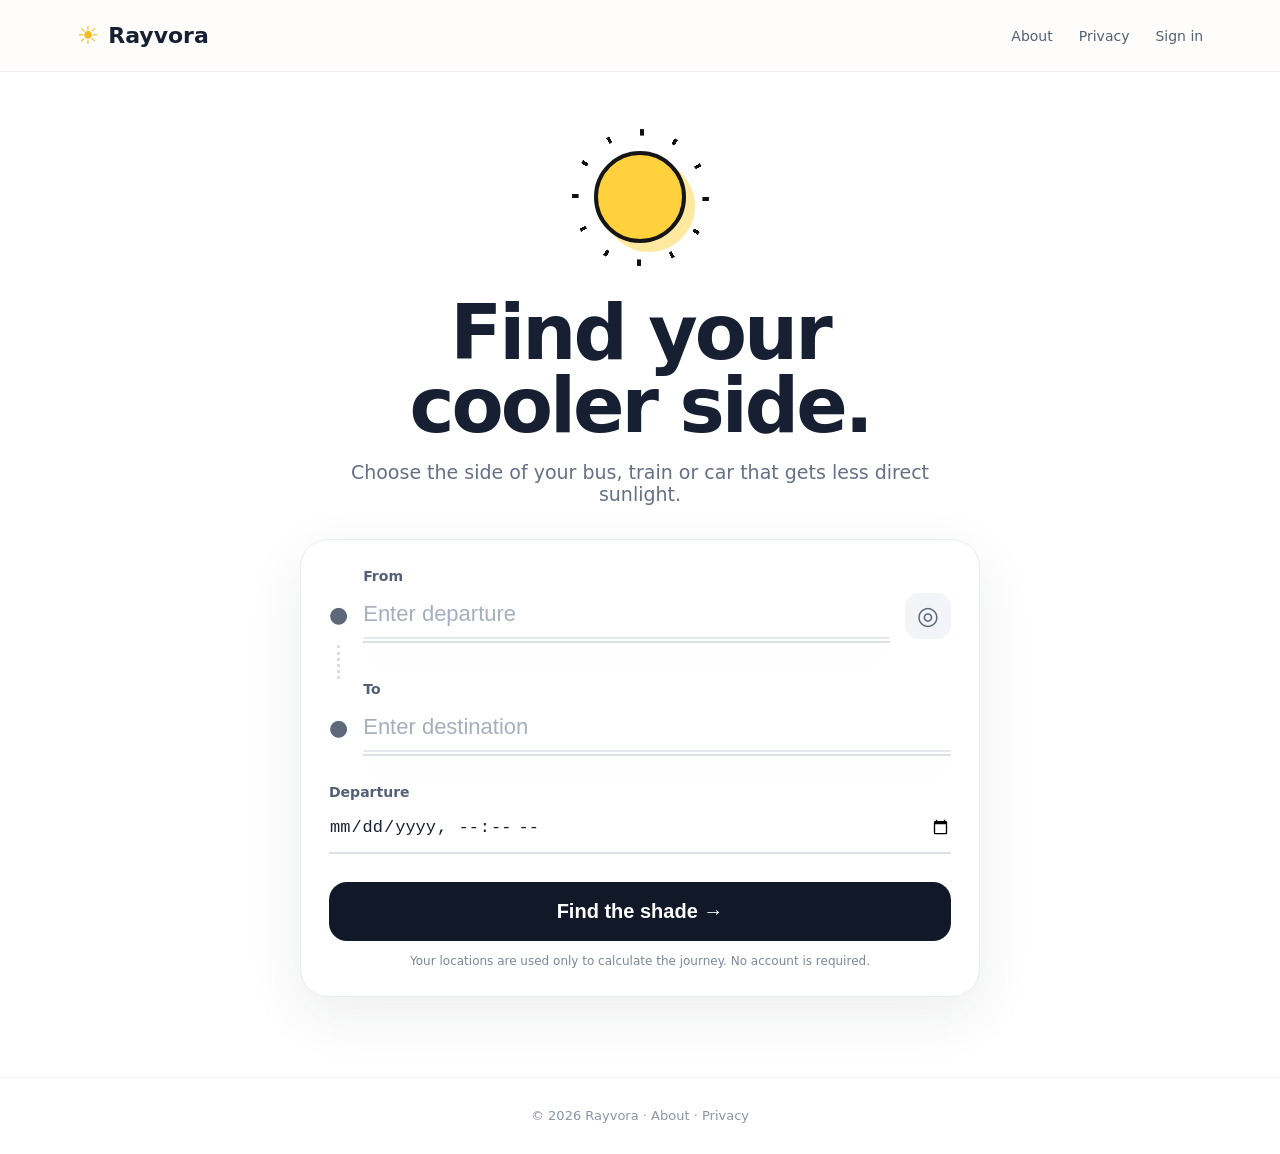
<file: index.html>
<!doctype html>
<html lang="en">
<head>
  <meta charset="utf-8">
  <meta name="viewport" content="width=device-width,initial-scale=1">
  <title>Rayvora — Find the cooler side of your journey</title>
  <meta name="description" content="Rayvora calculates which side of your journey gets less direct sunlight, helping you choose a more comfortable seat.">
  <link rel="canonical" href="https://rayvora.app/">
  <link rel="icon" href="data:,">
  <link rel="stylesheet" href="styles.css">
</head>
<body>
<header class="topbar">
  <a class="brand" href="index.html"><span class="sunmark">☀</span><span>Rayvora</span></a>
  <nav>
    <a href="about.html">About</a>
    <a href="privacy.html">Privacy</a>
    <a href="signin.html">Sign in</a>
  </nav>
</header>

<main class="hero">
  <section class="intro">
    <div class="sun-illustration" aria-hidden="true"><div class="sun-core"></div><div class="rays"></div></div>
    <h1>Find your<br><strong>cooler side.</strong></h1>
    <p>Choose the side of your bus, train or car that gets less direct sunlight.</p>
  </section>

  <section class="card" aria-label="Journey planner">
    <div class="field-row">
      <span class="pin">●</span>
      <div class="field">
        <label for="from">From</label>
        <input id="from" autocomplete="off" placeholder="Enter departure">
        <div id="fromList" class="suggestions"></div>
      </div>
      <button class="loc" id="useLocation" title="Use current location">◎</button>
    </div>
    <div class="route-line"></div>
    <div class="field-row">
      <span class="pin">●</span>
      <div class="field">
        <label for="to">To</label>
        <input id="to" autocomplete="off" placeholder="Enter destination">
        <div id="toList" class="suggestions"></div>
      </div>
    </div>

    <div class="timebox">
      <label for="departureTime">Departure</label>
      <input id="departureTime" type="datetime-local">
    </div>

    <button class="primary" id="findBtn">Find the shade →</button>
    <p class="fine">Your locations are used only to calculate the journey. No account is required.</p>
  </section>

  <section id="result" class="result hidden"></section>
</main>

<footer>© 2026 Rayvora · <a href="about.html">About</a> · <a href="privacy.html">Privacy</a></footer>
<script src="app.js"></script>
</body>
</html>
</file>
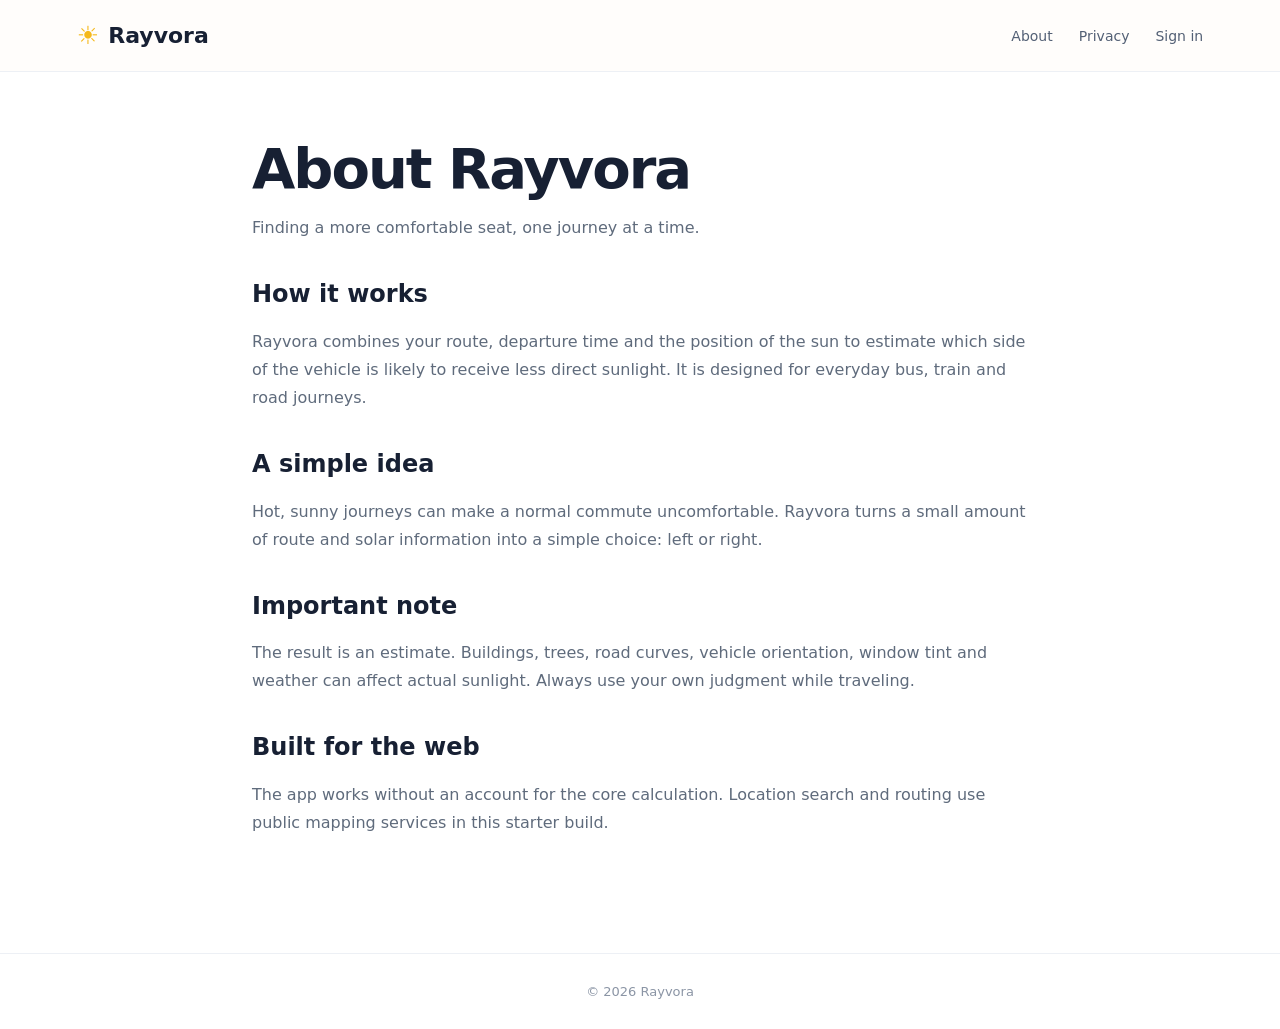
<file: about.html>
<!doctype html><html lang="en"><head><meta charset="utf-8"><meta name="viewport" content="width=device-width,initial-scale=1"><title>About Rayvora — Sun-aware travel</title><meta name="description" content="Learn how Rayvora helps travelers choose the side of a vehicle with less direct sunlight."><link rel="stylesheet" href="styles.css"></head><body><header class="topbar"><a class="brand" href="index.html"><span class="sunmark">☀</span>Rayvora</a><nav><a href="about.html">About</a><a href="privacy.html">Privacy</a><a href="signin.html">Sign in</a></nav></header><main class="page"><h1>About Rayvora</h1><p>Finding a more comfortable seat, one journey at a time.</p><h2>How it works</h2><p>Rayvora combines your route, departure time and the position of the sun to estimate which side of the vehicle is likely to receive less direct sunlight. It is designed for everyday bus, train and road journeys.</p><h2>A simple idea</h2><p>Hot, sunny journeys can make a normal commute uncomfortable. Rayvora turns a small amount of route and solar information into a simple choice: left or right.</p><h2>Important note</h2><p>The result is an estimate. Buildings, trees, road curves, vehicle orientation, window tint and weather can affect actual sunlight. Always use your own judgment while traveling.</p><h2>Built for the web</h2><p>The app works without an account for the core calculation. Location search and routing use public mapping services in this starter build.</p></main><footer>© 2026 Rayvora</footer></body></html>
</file>
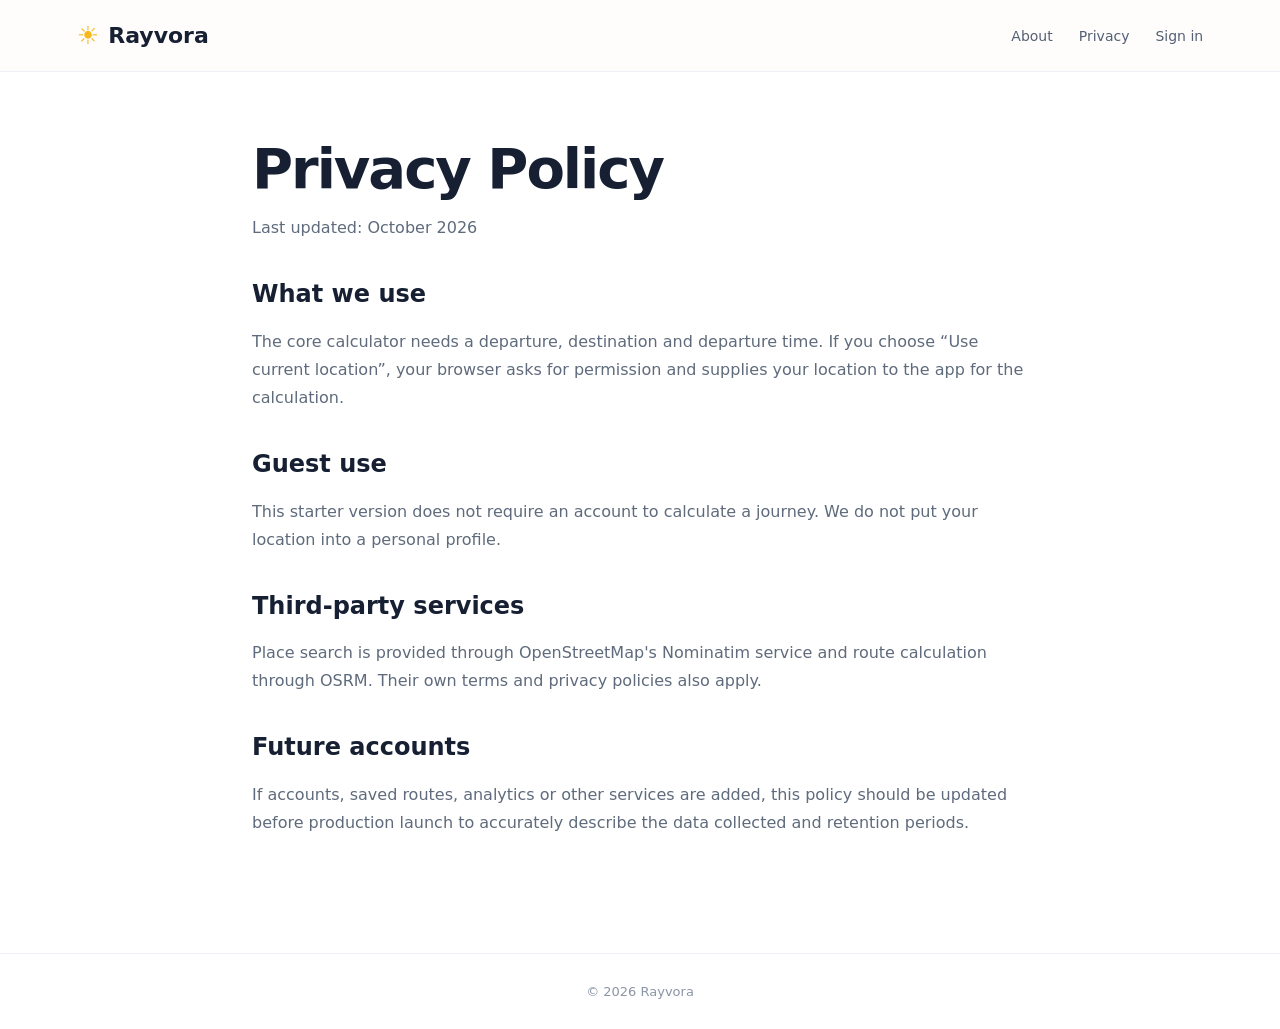
<file: privacy.html>
<!doctype html><html lang="en"><head><meta charset="utf-8"><meta name="viewport" content="width=device-width,initial-scale=1"><title>Privacy Policy — Rayvora</title><meta name="description" content="Rayvora privacy policy and information about location data."><link rel="stylesheet" href="styles.css"></head><body><header class="topbar"><a class="brand" href="index.html"><span class="sunmark">☀</span>Rayvora</a><nav><a href="about.html">About</a><a href="privacy.html">Privacy</a><a href="signin.html">Sign in</a></nav></header><main class="page"><h1>Privacy Policy</h1><p>Last updated: October 2026</p><h2>What we use</h2><p>The core calculator needs a departure, destination and departure time. If you choose “Use current location”, your browser asks for permission and supplies your location to the app for the calculation.</p><h2>Guest use</h2><p>This starter version does not require an account to calculate a journey. We do not put your location into a personal profile.</p><h2>Third-party services</h2><p>Place search is provided through OpenStreetMap's Nominatim service and route calculation through OSRM. Their own terms and privacy policies also apply.</p><h2>Future accounts</h2><p>If accounts, saved routes, analytics or other services are added, this policy should be updated before production launch to accurately describe the data collected and retention periods.</p></main><footer>© 2026 Rayvora</footer></body></html>
</file>
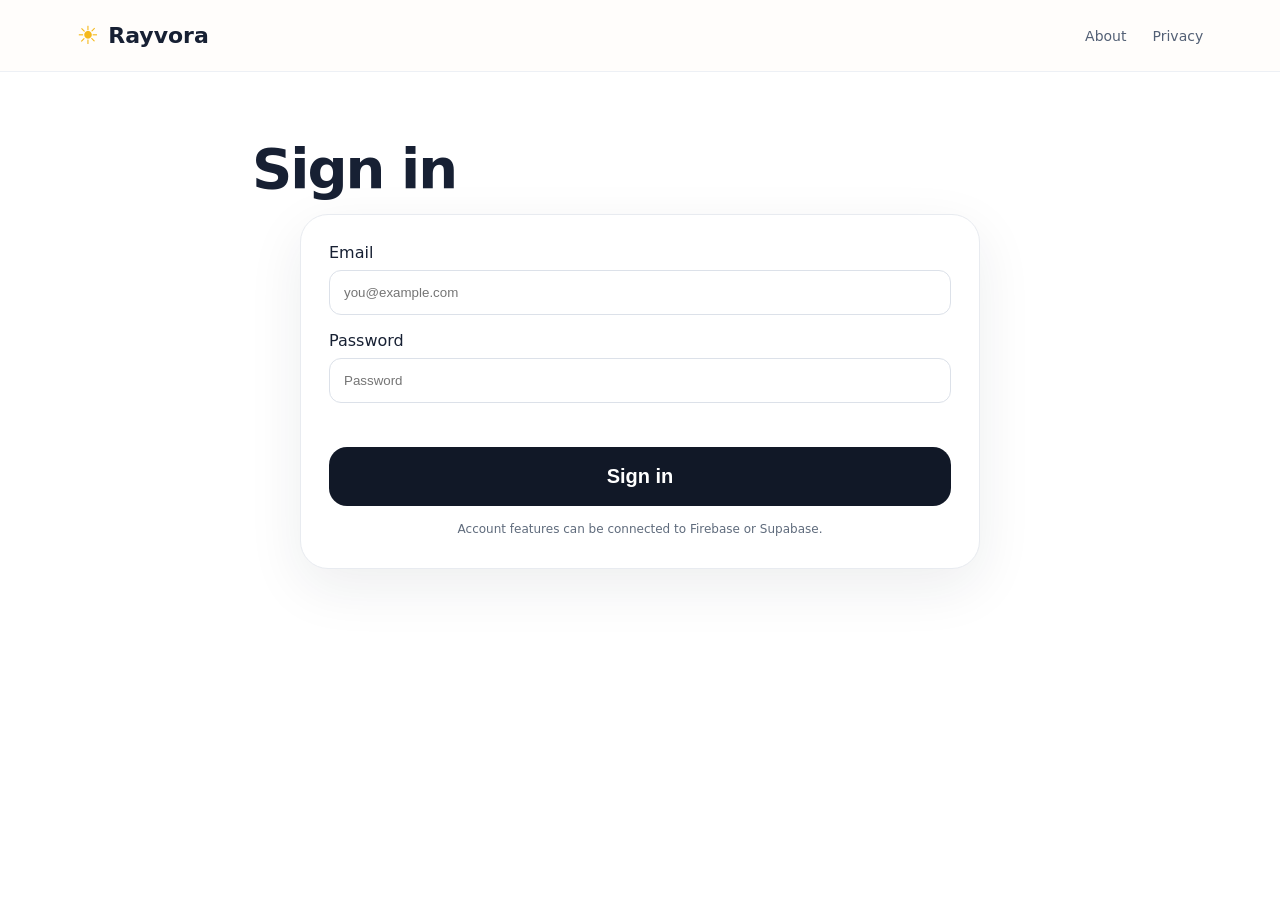
<file: signin.html>
<!doctype html><html lang="en"><head><meta charset="utf-8"><meta name="viewport" content="width=device-width,initial-scale=1"><title>Sign in — Rayvora</title><meta name="description" content="Sign in to Rayvora."><link rel="stylesheet" href="styles.css"></head><body><header class="topbar"><a class="brand" href="index.html"><span class="sunmark">☀</span>Rayvora</a><nav><a href="about.html">About</a><a href="privacy.html">Privacy</a></nav></header><main class="page"><h1>Sign in</h1><div class="card"><label>Email</label><input style="width:100%;padding:14px;border:1px solid #dce1e9;border-radius:12px;margin:8px 0 16px" type="email" placeholder="you@example.com"><label>Password</label><input style="width:100%;padding:14px;border:1px solid #dce1e9;border-radius:12px;margin:8px 0 16px" type="password" placeholder="Password"><button class="primary" onclick="alert('Authentication is the next production step.')">Sign in</button><p class="fine">Account features can be connected to Firebase or Supabase.</p></div></main></body></html>
</file>
<file: styles.css>
*{box-sizing:border-box}body{margin:0;font-family:Inter,ui-sans-serif,system-ui,-apple-system,BlinkMacSystemFont,"Segoe UI",sans-serif;color:#172033;background:#fff}a{color:inherit;text-decoration:none}.topbar{height:72px;display:flex;align-items:center;justify-content:space-between;padding:0 clamp(20px,6vw,90px);border-bottom:1px solid #edf0f5;position:sticky;top:0;background:#fffdfbfa;backdrop-filter:blur(12px);z-index:5}.brand{font-weight:800;font-size:22px;display:flex;align-items:center;gap:9px}.sunmark{font-size:25px;color:#f5b91c}.topbar nav{display:flex;gap:26px;font-size:14px;color:#536075}.topbar nav a:hover{color:#111827}.hero{max-width:920px;margin:auto;padding:48px 20px 80px}.intro{text-align:center}.sun-illustration{height:155px;width:155px;margin:0 auto 22px;position:relative}.sun-core{position:absolute;width:92px;height:92px;border-radius:50%;background:#ffd13d;left:31px;top:31px;border:4px solid #151515;box-shadow:9px 9px 0 #ffe9a0}.rays{position:absolute;inset:0;border-radius:50%;background:repeating-conic-gradient(from 0deg,#111 0 3deg,transparent 3deg 30deg);mask:radial-gradient(circle,transparent 0 56%,#000 57% 62%,transparent 63%)}h1{font-size:clamp(48px,8vw,76px);line-height:.96;letter-spacing:-3px;margin:0 0 18px}h1 strong{font-weight:800}.intro p{font-size:19px;color:#657084;max-width:620px;margin:0 auto 34px}.card{max-width:680px;margin:0 auto;background:#fff;border:1px solid #e8ebf0;border-radius:28px;padding:28px;box-shadow:0 18px 55px rgba(23,32,51,.08)}.field-row{display:flex;align-items:flex-start;gap:15px}.pin{color:#5d687a;font-size:22px;margin-top:34px}.field{position:relative;flex:1}.field label,.timebox label{display:block;font-size:14px;font-weight:700;color:#536075;margin-bottom:7px}.field input,.timebox input{width:100%;border:0;border-bottom:2px solid #dce1e9;padding:10px 0 14px;font-size:22px;color:#172033;outline:0;background:transparent}.field input:focus,.timebox input:focus{border-color:#172033}.field input::placeholder{color:#a6afbd}.loc{border:0;background:#f2f4f7;border-radius:14px;width:46px;height:46px;margin-top:25px;font-size:25px;color:#586579;cursor:pointer}.route-line{height:34px;border-left:3px dotted #d9dee7;margin:2px 0 2px 8px}.timebox{margin-top:28px}.timebox input{font-size:17px}.primary{width:100%;border:0;border-radius:18px;padding:18px;margin-top:28px;background:#111827;color:#fff;font-size:20px;font-weight:800;cursor:pointer}.primary:hover{transform:translateY(-1px)}.primary:disabled{opacity:.55;cursor:wait}.fine{text-align:center;color:#7c8798;font-size:12px;margin:13px 0 0}.suggestions{position:absolute;left:0;right:0;top:69px;background:#fff;border:1px solid #e3e7ee;border-radius:14px;box-shadow:0 14px 30px rgba(0,0,0,.1);z-index:10;overflow:hidden}.suggestion{padding:12px 14px;cursor:pointer;font-size:14px}.suggestion:hover{background:#f5f7fa}.hidden{display:none}.result{max-width:680px;margin:22px auto 0;padding:25px;border-radius:24px;background:#f7f8fa;border:1px solid #e5e8ee}.result h2{margin:0 0 8px}.choice{display:flex;gap:12px;align-items:center;margin:18px 0;padding:16px;background:#fff;border-radius:17px}.choice .emoji{font-size:34px}.metric{color:#687386;font-size:14px;margin-top:4px}.error{color:#b42318;background:#fff0ee}.page{max-width:820px;margin:auto;padding:70px 22px 100px}.page h1{font-size:56px;letter-spacing:-2px}.page h2{margin-top:38px}.page p,.page li{color:#5f6b7c;line-height:1.75}.page li{margin:8px 0}footer{text-align:center;color:#8b95a5;padding:30px;border-top:1px solid #edf0f5;font-size:13px}@media(max-width:650px){.topbar{padding:0 17px}.topbar nav{gap:12px;font-size:12px}.hero{padding-top:28px}.card{padding:20px;border-radius:22px}.intro p{font-size:16px}h1{letter-spacing:-2px}.page h1{font-size:44px}.loc{width:42px}.field input{font-size:19px}}
</file>
